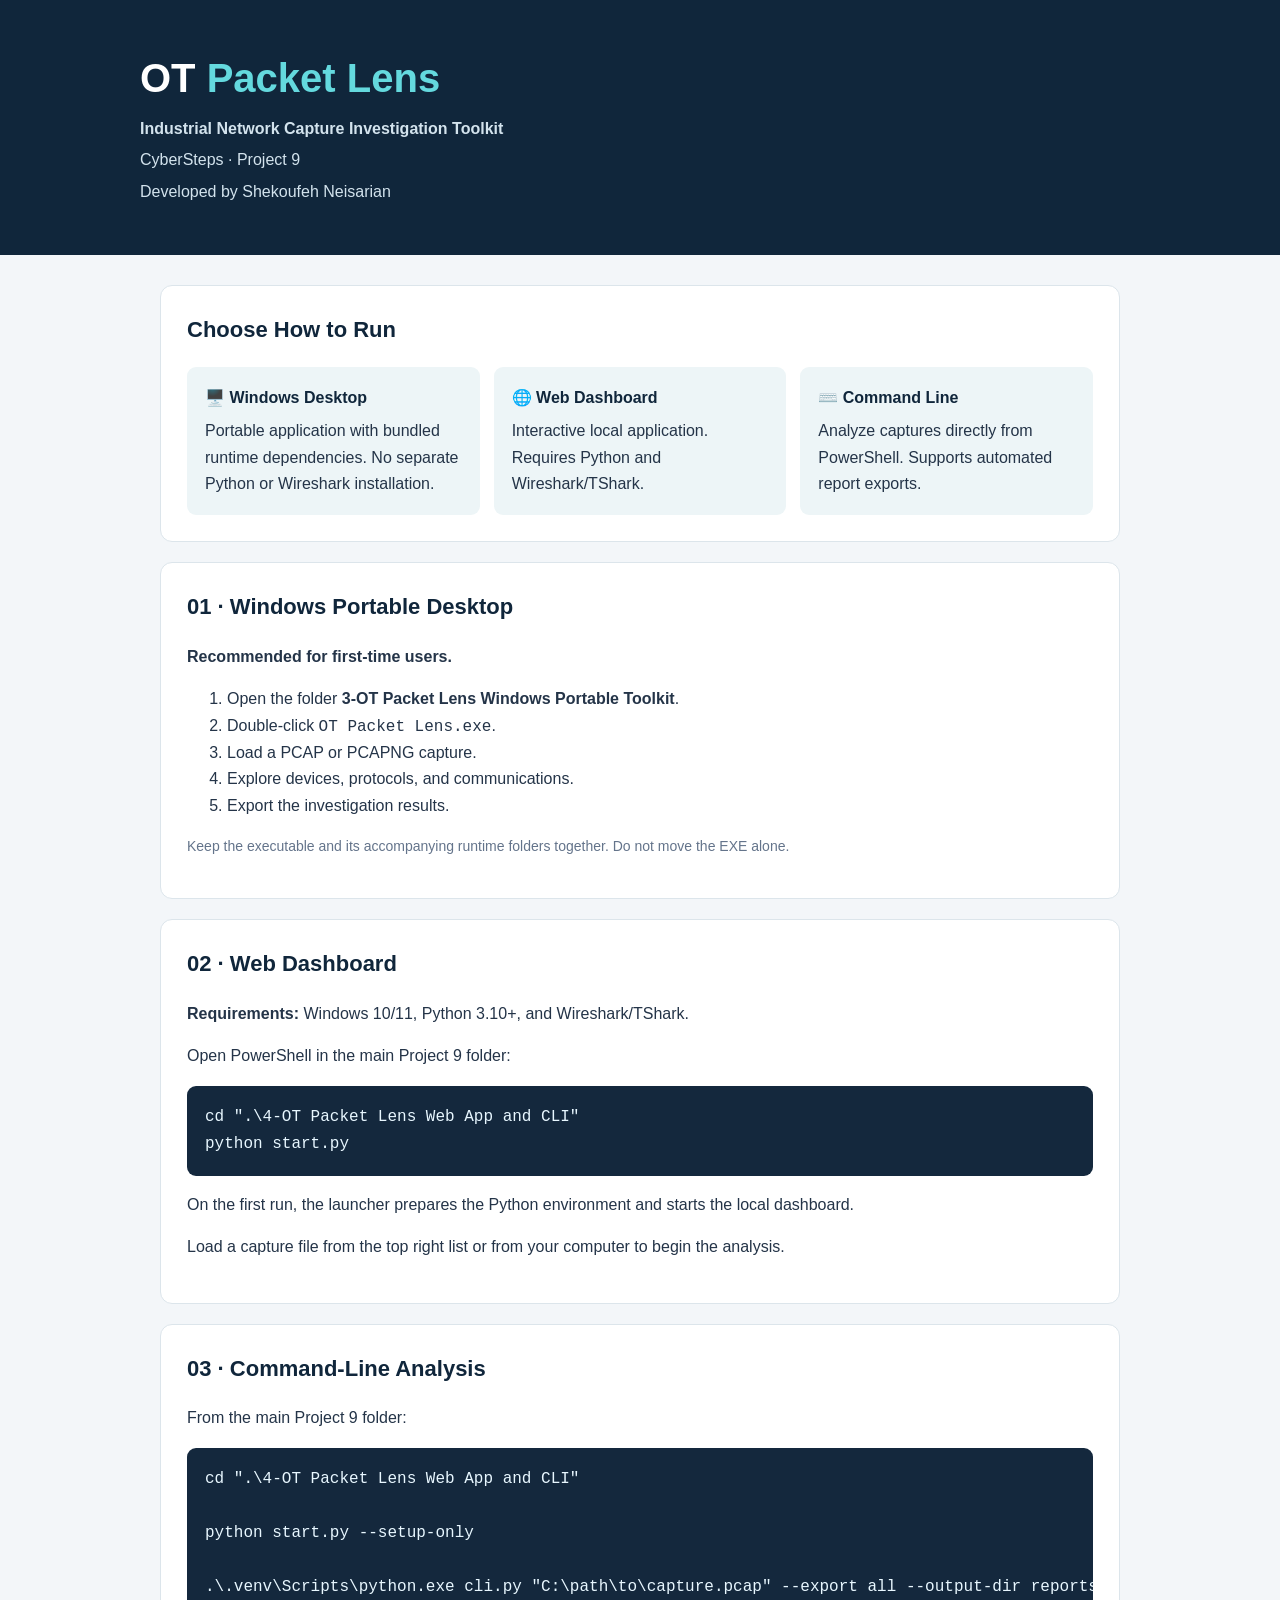
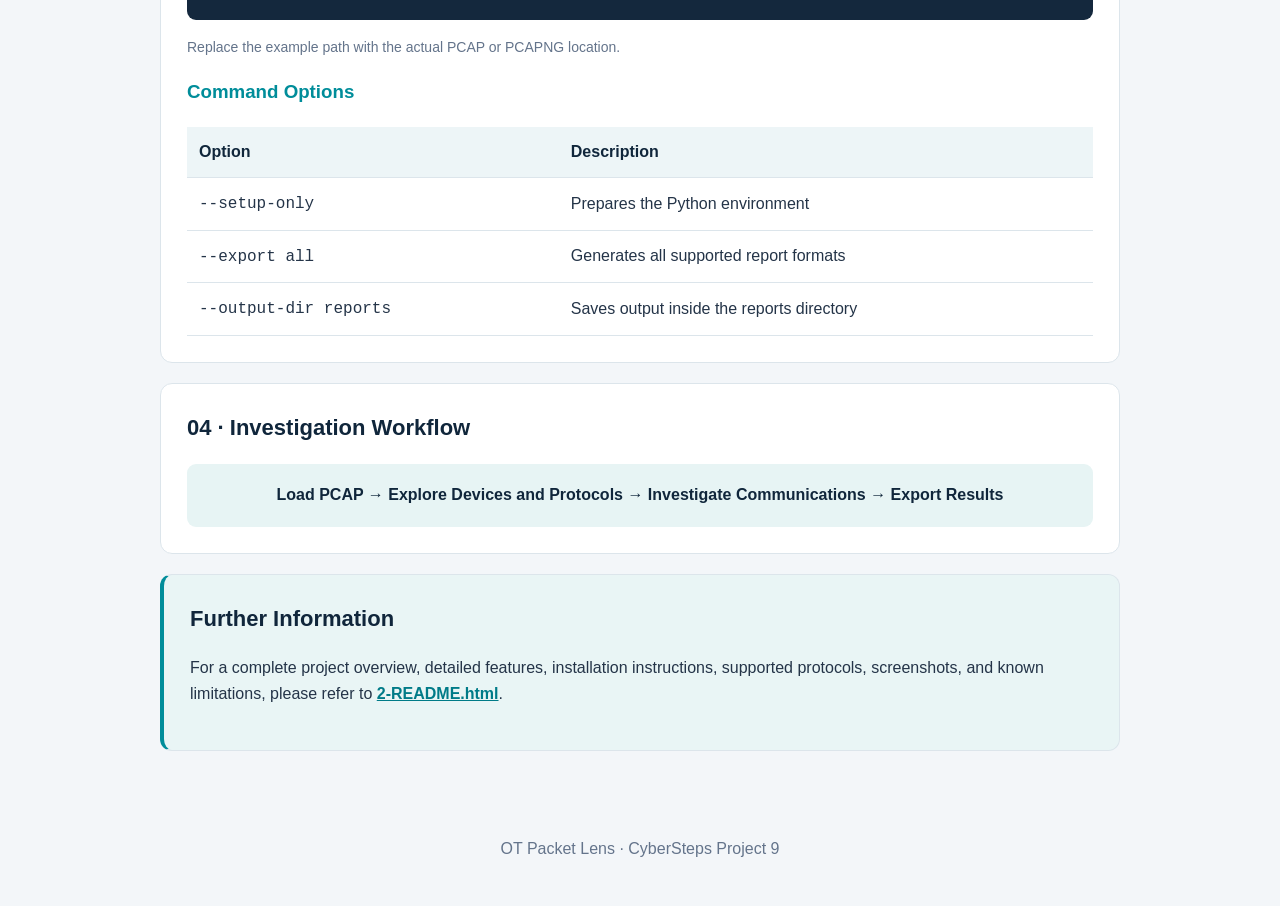
<file: 1-QUICK_START.html>
<!DOCTYPE html>
<html lang="en">
<head>
<meta charset="UTF-8">
<meta name="viewport" content="width=device-width, initial-scale=1">
<title>OT Packet Lens | Quick Start</title>

<style>
:root {
  --navy: #10263b;
  --teal: #008d9a;
  --text: #243448;
  --muted: #64748b;
  --border: #dce5eb;
}

* { box-sizing: border-box; }

body {
  margin: 0;
  background: #f3f6f9;
  color: var(--text);
  font: 16px/1.65 "Segoe UI", Arial, sans-serif;
}

header {
  background: var(--navy);
  color: white;
  padding: 45px 24px;
}

.header-content {
  max-width: 1000px;
  margin: auto;
}

header h1 {
  margin: 0;
  font-size: 40px;
}

header h1 span { color: #64d9de; }
header p { margin: 5px 0; color: #d3e3ed; }

main {
  max-width: 1000px;
  margin: 30px auto;
  padding: 0 20px 30px;
}

section {
  background: white;
  border: 1px solid var(--border);
  border-radius: 12px;
  padding: 26px;
  margin-bottom: 20px;
}

h2 {
  margin-top: 0;
  color: var(--navy);
  font-size: 22px;
}

h3 { color: var(--teal); }

.grid {
  display: grid;
  grid-template-columns: repeat(3, 1fr);
  gap: 14px;
}

.tile {
  background: #edf5f7;
  border-radius: 9px;
  padding: 18px;
}

.tile strong {
  display: block;
  color: var(--navy);
  margin-bottom: 7px;
}

pre {
  background: #14283d;
  color: #e8f7ff;
  padding: 18px;
  border-radius: 9px;
  overflow-x: auto;
  line-height: 1.7;
}

code {
  font-family: Consolas, "Courier New", monospace;
}

.note {
  color: var(--muted);
  font-size: 14px;
}

table {
  width: 100%;
  border-collapse: collapse;
}

th, td {
  padding: 12px;
  border-bottom: 1px solid var(--border);
  text-align: left;
}

th {
  background: #edf5f7;
  color: var(--navy);
}

.workflow {
  text-align: center;
  background: #e7f4f4;
  color: var(--navy);
  padding: 18px;
  border-radius: 9px;
  font-weight: 600;
}

.readme {
  background: #e9f5f5;
  border-left: 4px solid var(--teal);
}

a {
  color: #007b88;
  font-weight: 600;
}

footer {
  text-align: center;
  color: var(--muted);
  padding: 5px 20px 30px;
}

@media (max-width: 700px) {
  .grid { grid-template-columns: 1fr; }
  header h1 { font-size: 32px; }
  section { padding: 18px; }
}
</style>
</head>

<body>

<header>
  <div class="header-content">
    <h1>OT <span>Packet Lens</span></h1>
    <p><strong>Industrial Network Capture Investigation Toolkit</strong></p>
    <p>CyberSteps · Project 9</p>
    <p>Developed by Shekoufeh Neisarian</p>
  </div>
</header>

<main>

<section>
  <h2>Choose How to Run</h2>

  <div class="grid">
    <div class="tile">
      <strong>🖥️ Windows Desktop</strong>
      Portable application with bundled runtime dependencies.
      No separate Python or Wireshark installation.
    </div>

    <div class="tile">
      <strong>🌐 Web Dashboard</strong>
      Interactive local application.
      Requires Python and Wireshark/TShark.
    </div>

    <div class="tile">
      <strong>⌨️ Command Line</strong>
      Analyze captures directly from PowerShell.
      Supports automated report exports.
    </div>
  </div>
</section>

<section>
  <h2>01 · Windows Portable Desktop</h2>

  <p><strong>Recommended for first-time users.</strong></p>

  <ol>
    <li>
      Open the folder
      <strong>3-OT Packet Lens Windows Portable Toolkit</strong>.
    </li>
    <li>
      Double-click <code>OT Packet Lens.exe</code>.
    </li>
    <li>Load a PCAP or PCAPNG capture.</li>
    <li>Explore devices, protocols, and communications.</li>
    <li>Export the investigation results.</li>
  </ol>

  <p class="note">
    Keep the executable and its accompanying runtime folders together.
    Do not move the EXE alone.
  </p>
</section>

<section>
  <h2>02 · Web Dashboard</h2>

  <p>
    <strong>Requirements:</strong>
    Windows 10/11, Python 3.10+, and Wireshark/TShark.
  </p>

  <p>Open PowerShell in the main Project 9 folder:</p>

  <pre><code>cd ".\4-OT Packet Lens Web App and CLI"
python start.py</code></pre>

  <p>
    On the first run, the launcher prepares the Python environment
    and starts the local dashboard.
  </p>

  <p>
    Load a capture file from the top right list or from your computer to begin the analysis.
  </p>
</section>

<section>
  <h2>03 · Command-Line Analysis</h2>

  <p>From the main Project 9 folder:</p>

  <pre><code>cd ".\4-OT Packet Lens Web App and CLI"

python start.py --setup-only

.\.venv\Scripts\python.exe cli.py "C:\path\to\capture.pcap" --export all --output-dir reports</code></pre>

  <p class="note">
    Replace the example path with the actual PCAP or PCAPNG location.
  </p>

  <h3>Command Options</h3>

  <table>
    <tr>
      <th>Option</th>
      <th>Description</th>
    </tr>
    <tr>
      <td><code>--setup-only</code></td>
      <td>Prepares the Python environment</td>
    </tr>
    <tr>
      <td><code>--export all</code></td>
      <td>Generates all supported report formats</td>
    </tr>
    <tr>
      <td><code>--output-dir reports</code></td>
      <td>Saves output inside the reports directory</td>
    </tr>
  </table>
</section>

<section>
  <h2>04 · Investigation Workflow</h2>

  <div class="workflow">
    Load PCAP → Explore Devices and Protocols →
    Investigate Communications → Export Results
  </div>
</section>

<section class="readme">
  <h2>Further Information</h2>
  <p>
    For a complete project overview, detailed features,
    installation instructions, supported protocols,
    screenshots, and known limitations, please refer to
    <a href="2-README.html">2-README.html</a>.
  </p>
</section>

</main>

<footer>
  OT Packet Lens · CyberSteps Project 9
</footer>

</body>
</html>
</file>
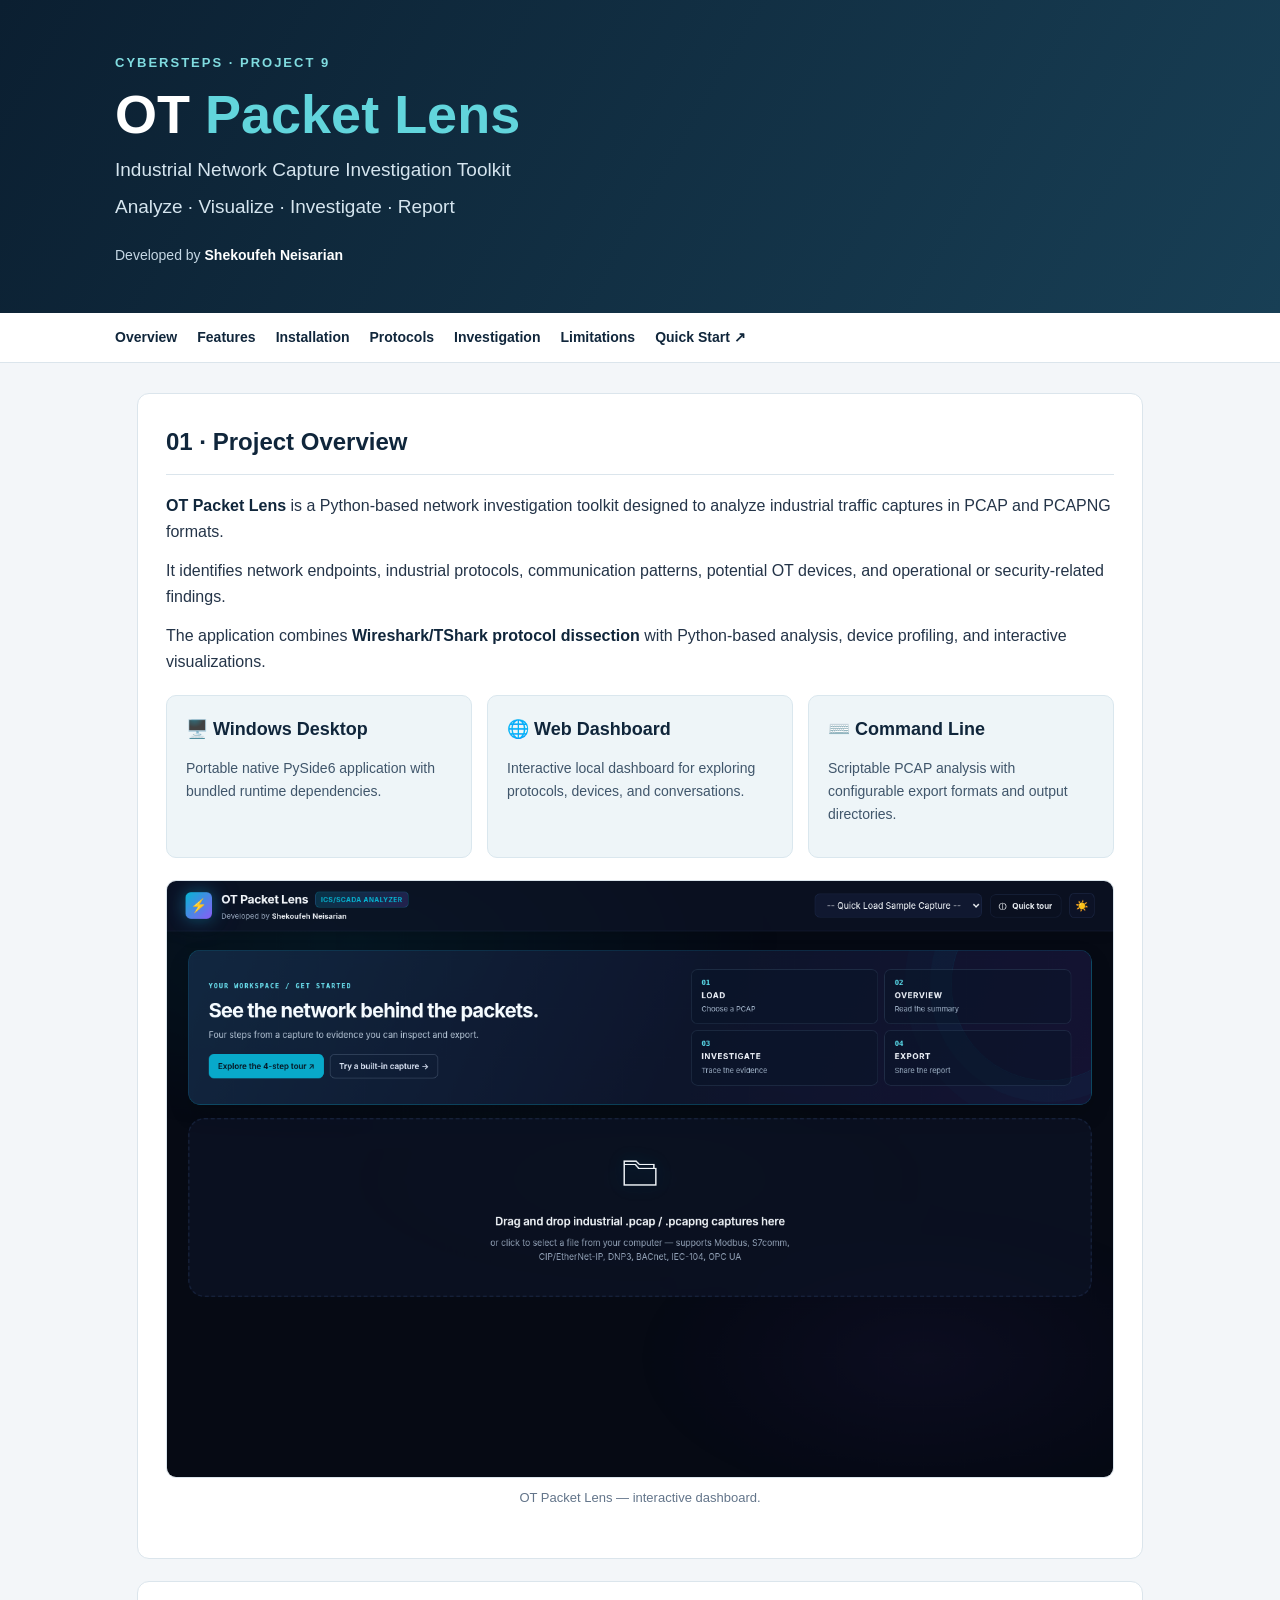
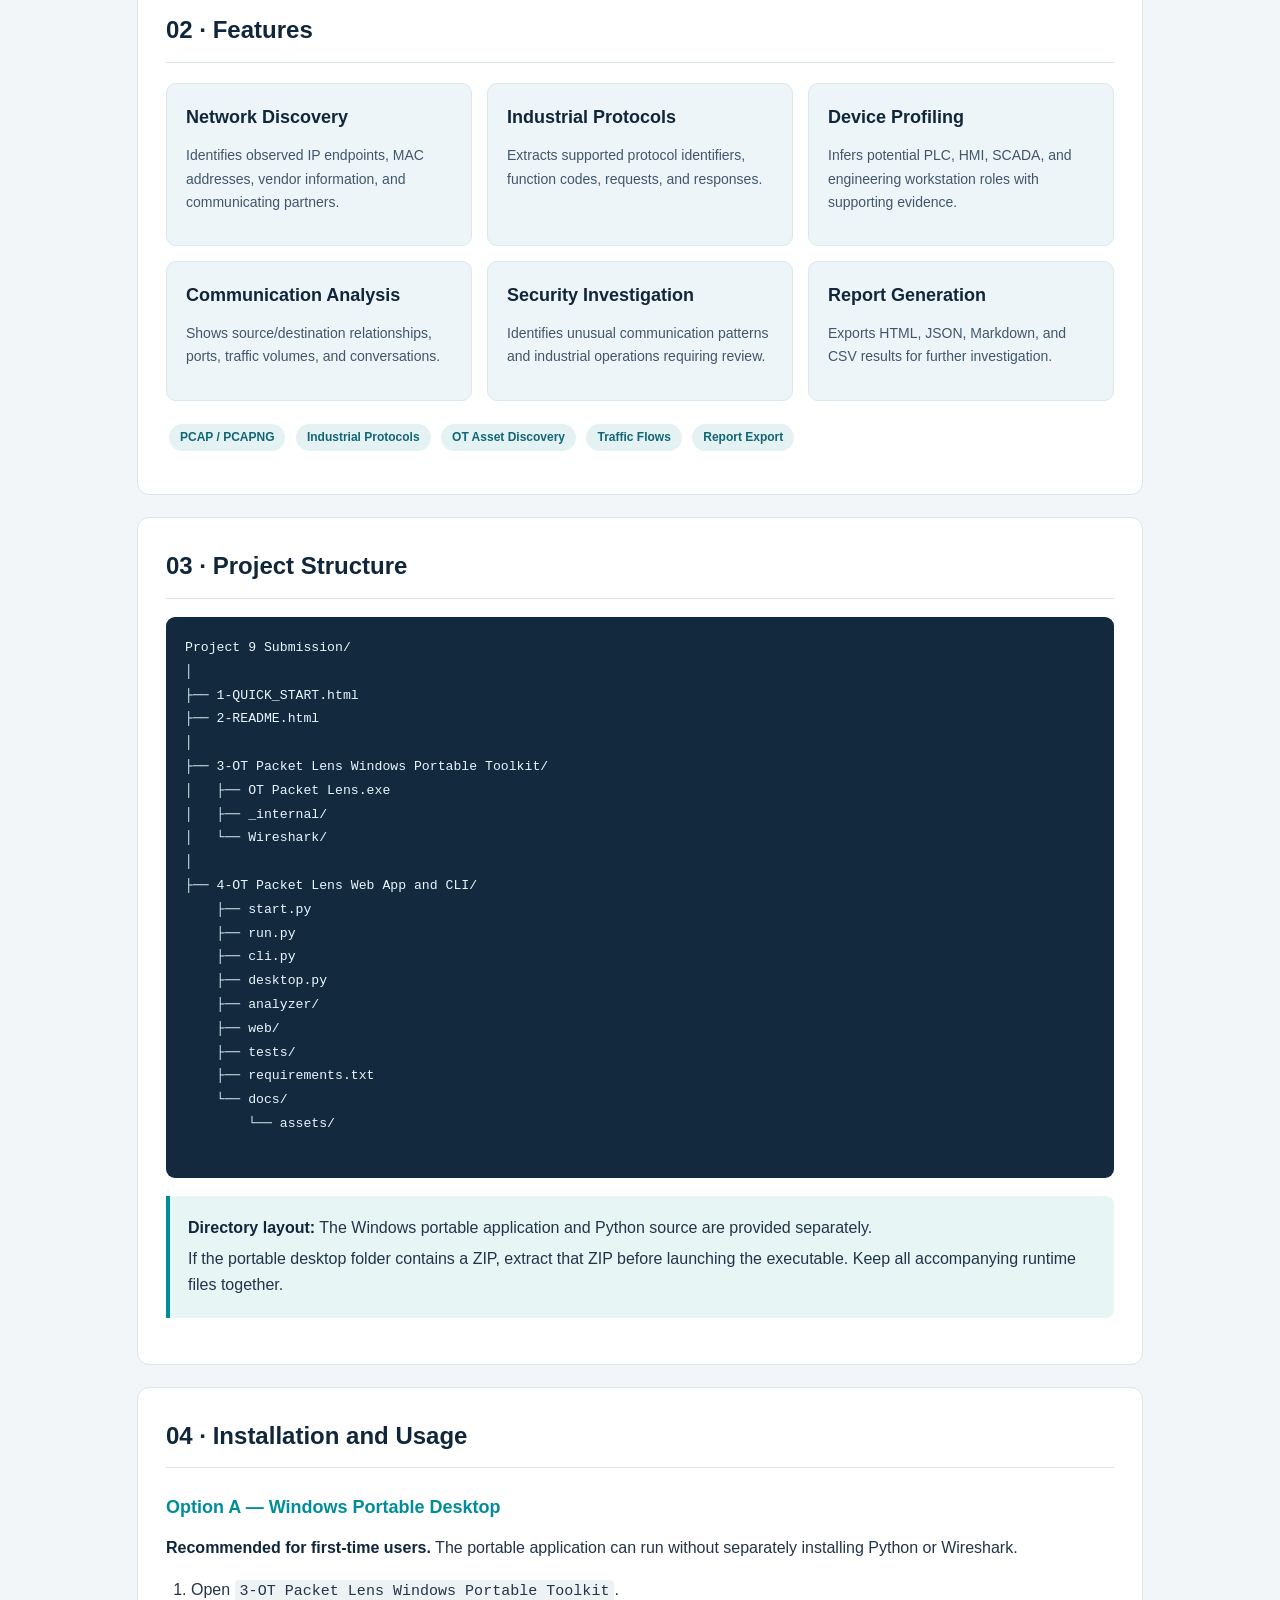
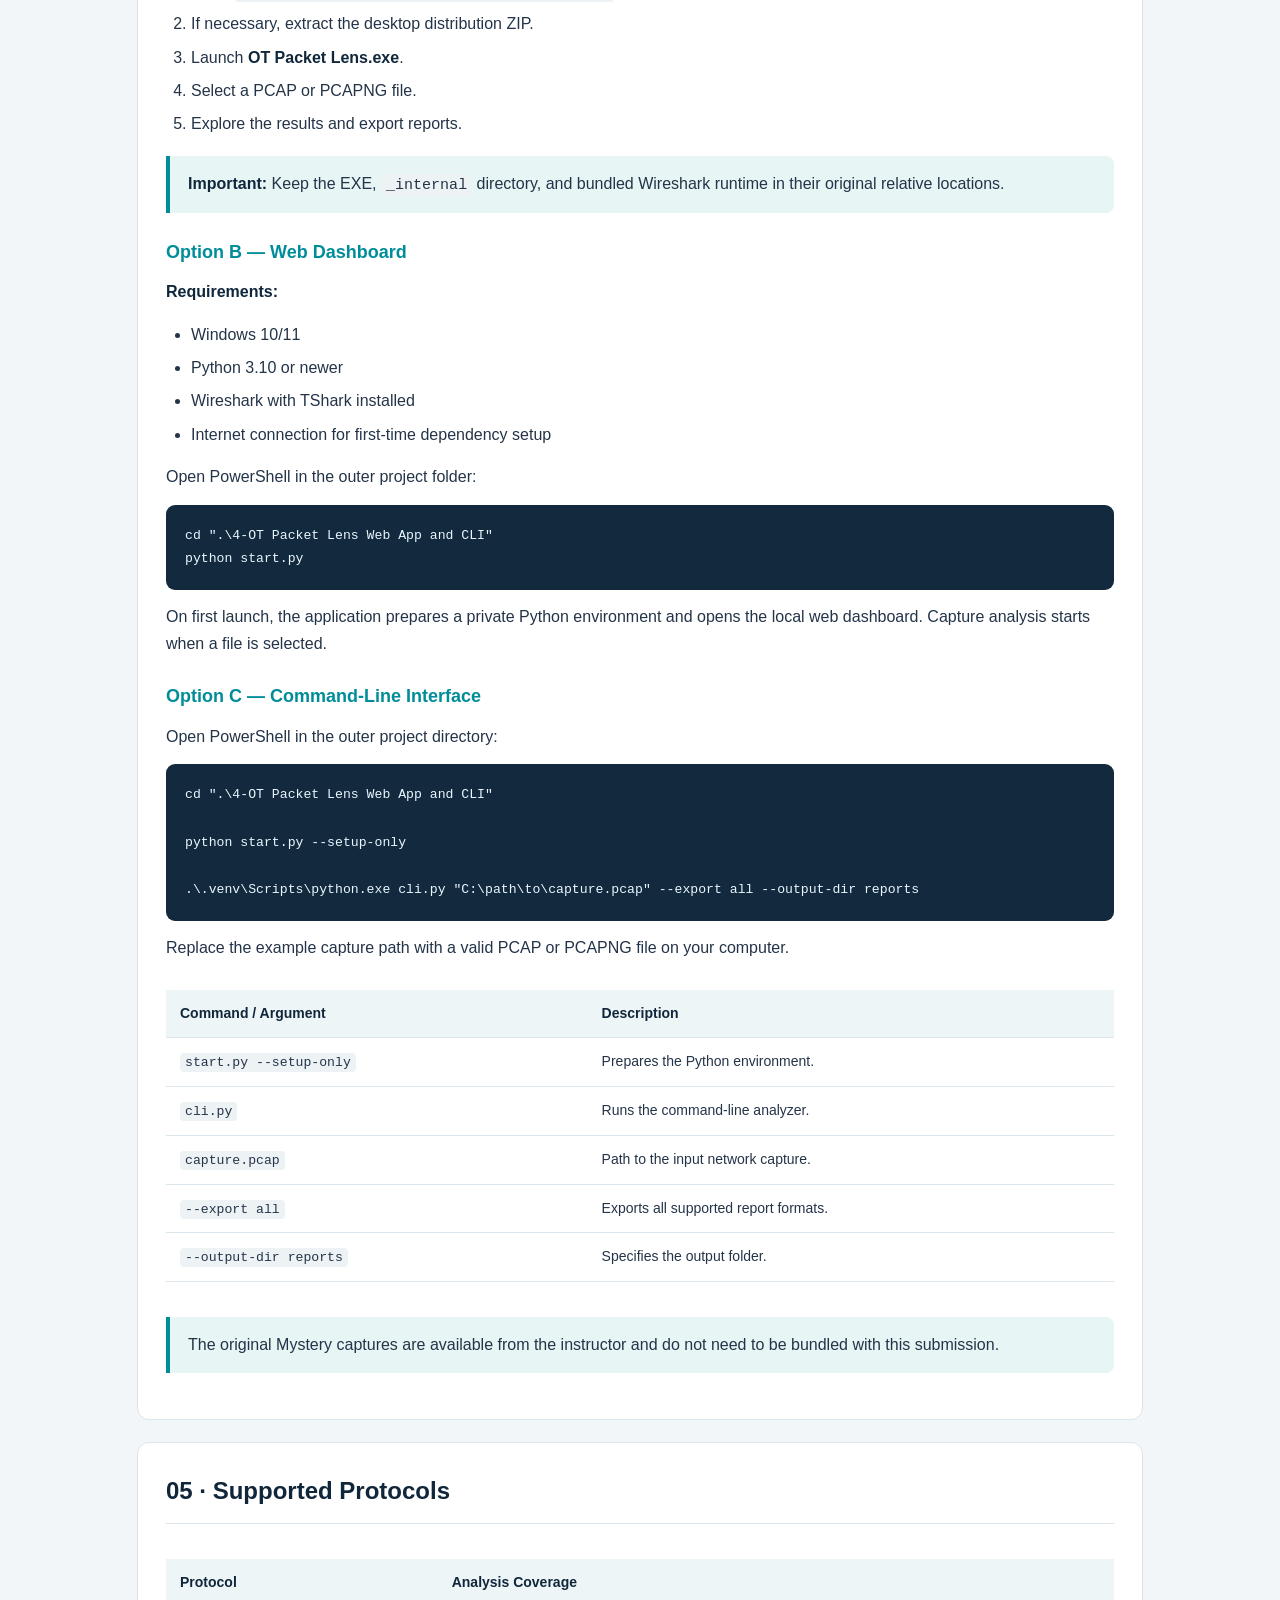
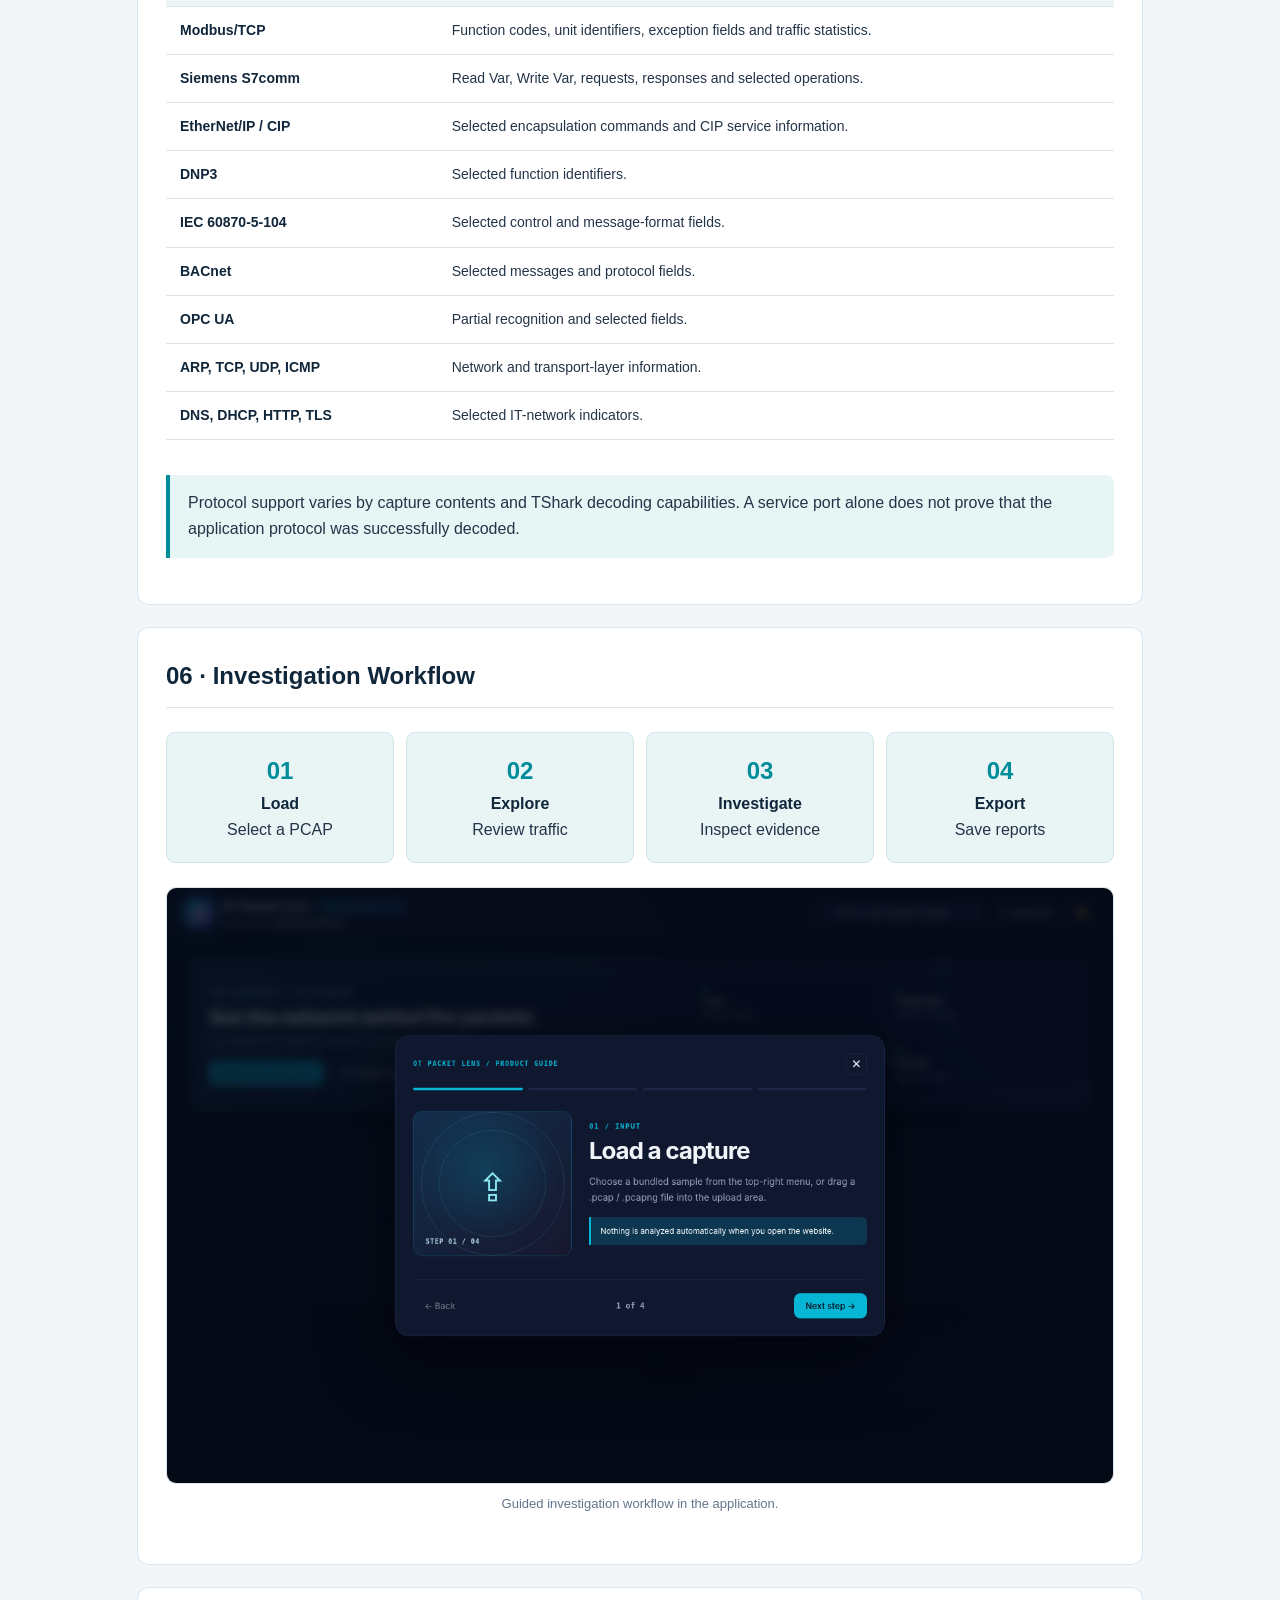
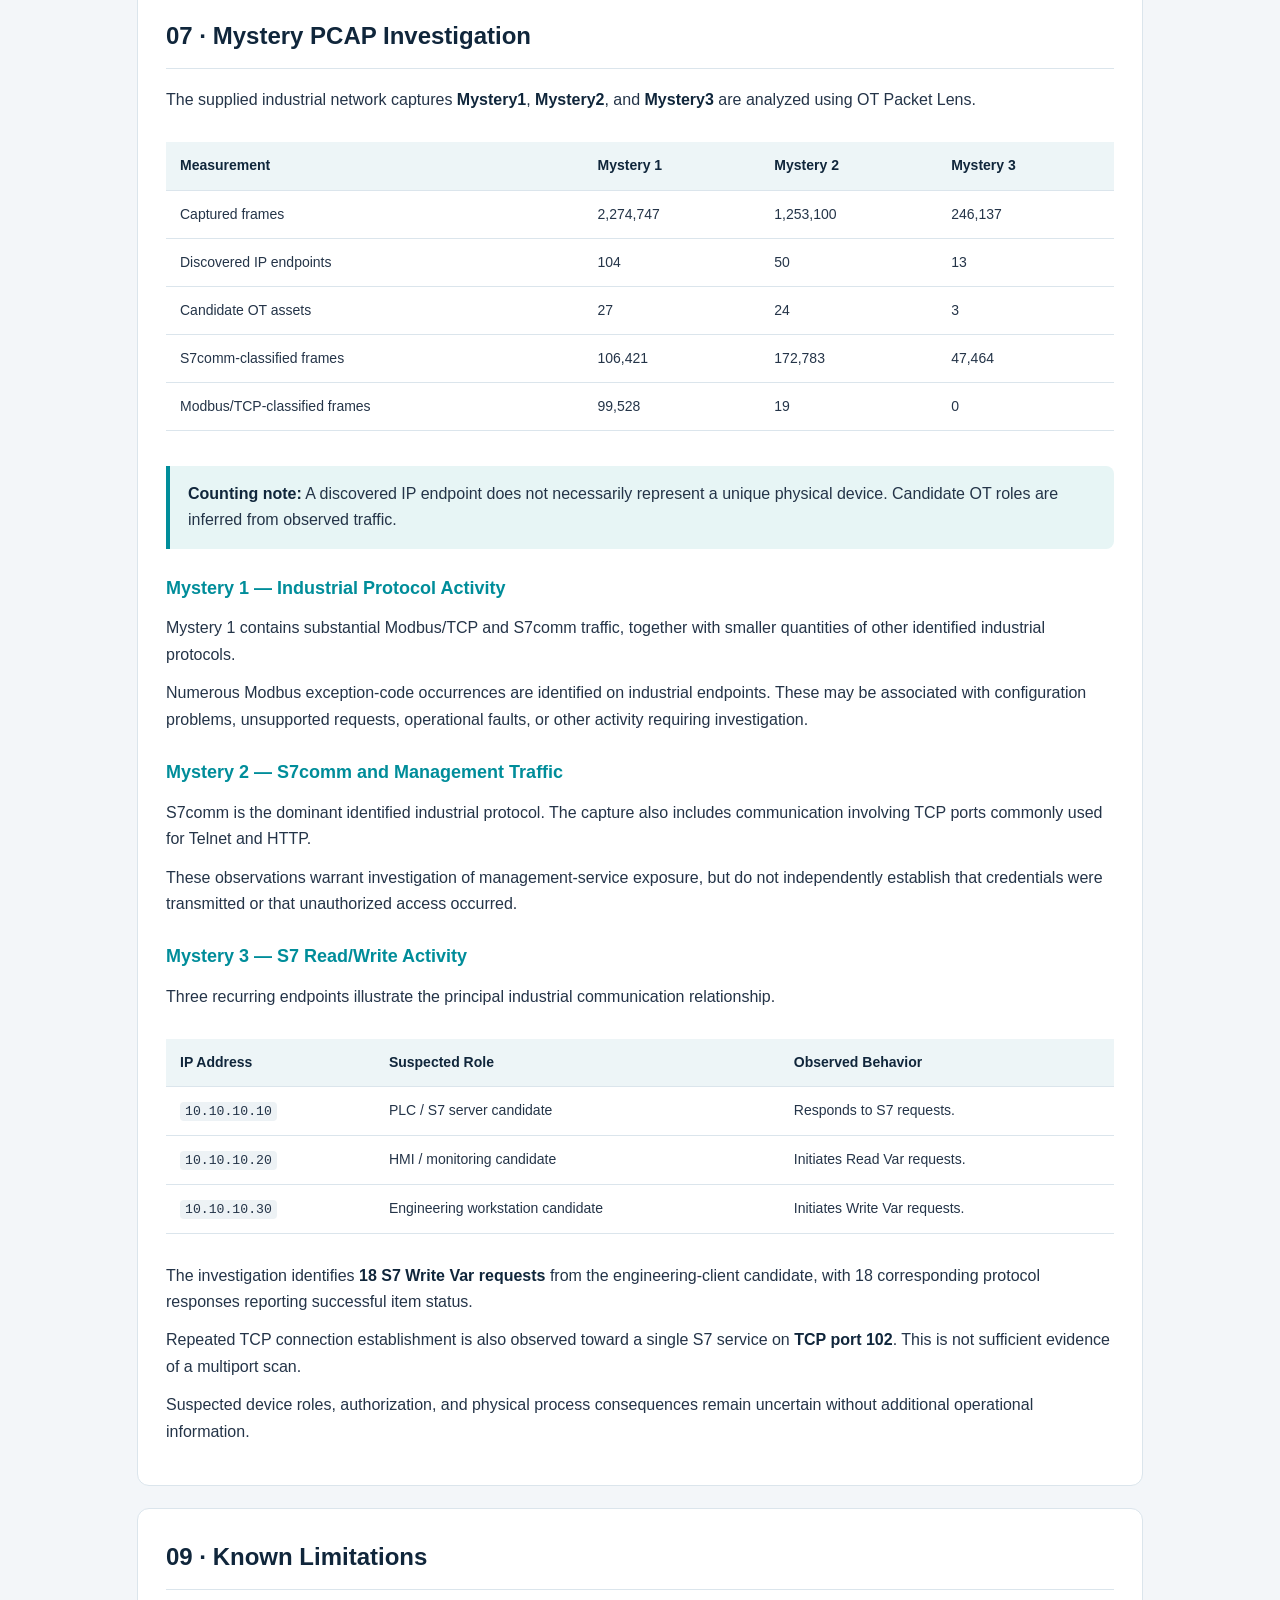
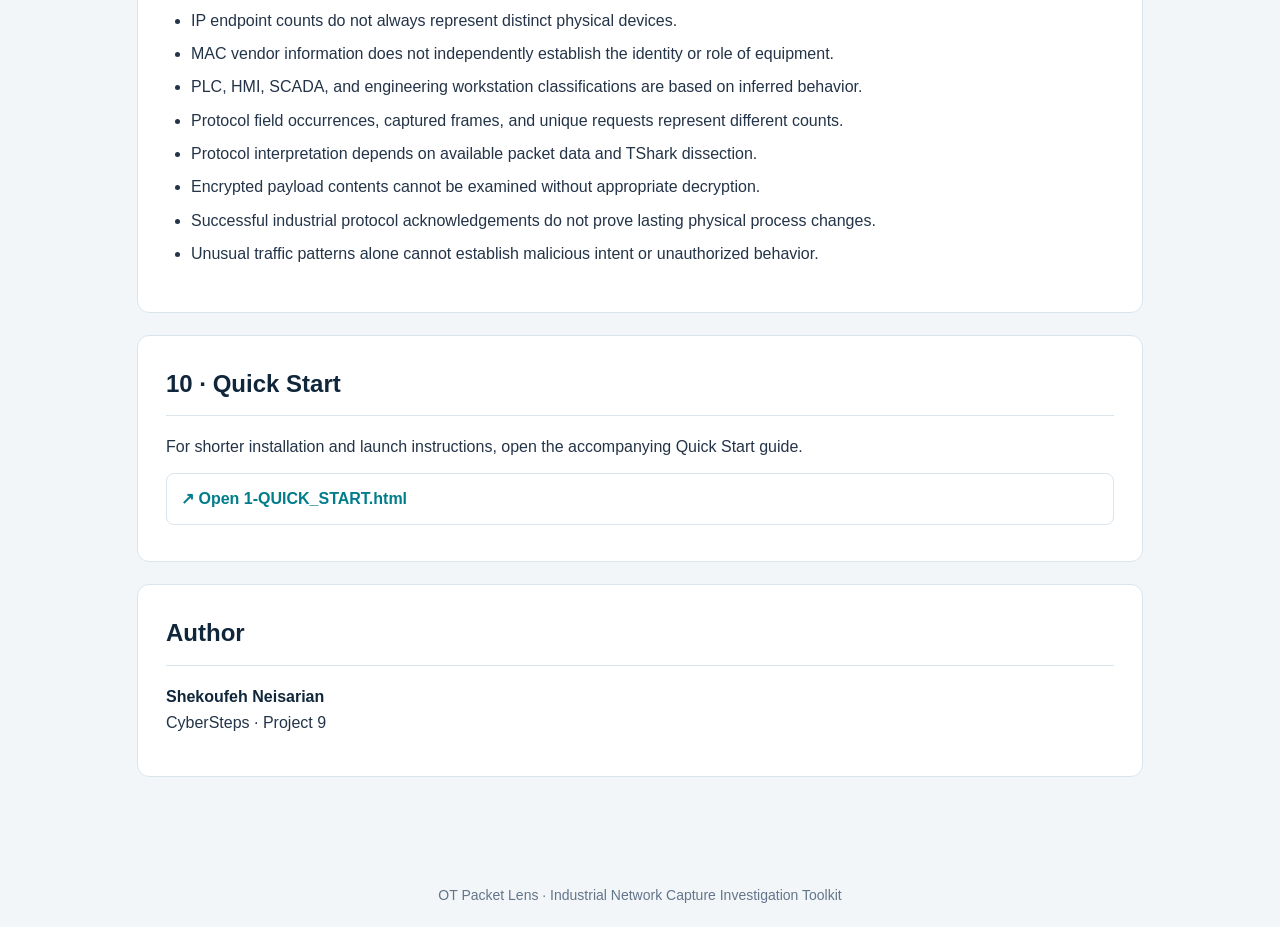
<file: 2-README.html>
<!DOCTYPE html>
<html lang="en">
<head>
<meta charset="UTF-8">
<meta name="viewport" content="width=device-width, initial-scale=1">

<title>OT Packet Lens | Project Documentation</title>

<style>
:root {
  --navy: #10263b;
  --navy-light: #1d3c53;
  --teal: #008d9a;
  --teal-light: #e7f5f5;
  --text: #243448;
  --muted: #63758a;
  --line: #dbe5ec;
  --background: #f3f6f9;
}

* { box-sizing: border-box; }

html { scroll-behavior: smooth; }

body {
  margin: 0;
  background: var(--background);
  color: var(--text);
  font: 16px/1.65 "Segoe UI", Arial, sans-serif;
}

header {
  background: linear-gradient(120deg, #0b1f31, #183f55);
  color: #fff;
  padding: 52px 25px 46px;
}

.header-inner {
  max-width: 1050px;
  margin: auto;
}

.eyebrow {
  color: #80dce0;
  font-size: 13px;
  font-weight: 700;
  letter-spacing: 2px;
  text-transform: uppercase;
}

header h1 {
  font-size: clamp(36px, 5vw, 54px);
  margin: 10px 0 8px;
  line-height: 1.15;
}

header h1 span { color: #62d5dc; }

.subtitle {
  color: #d5e5ef;
  font-size: 19px;
  margin: 6px 0;
}

.author {
  color: #c5d7e4;
  font-size: 14px;
  margin-top: 22px;
}

nav {
  background: white;
  border-bottom: 1px solid var(--line);
  padding: 13px 24px;
}

.nav-inner {
  max-width: 1050px;
  margin: auto;
  display: flex;
  gap: 20px;
  flex-wrap: wrap;
}

nav a {
  color: var(--navy);
  text-decoration: none;
  font-size: 14px;
  font-weight: 600;
}

nav a:hover { color: var(--teal); }

main {
  max-width: 1050px;
  margin: 30px auto;
  padding: 0 22px 35px;
}

section {
  background: white;
  border: 1px solid var(--line);
  border-radius: 12px;
  padding: 28px;
  margin-bottom: 22px;
}

h2 {
  margin: 0 0 18px;
  font-size: 24px;
  color: var(--navy);
  border-bottom: 1px solid var(--line);
  padding-bottom: 12px;
}

h3 {
  margin: 25px 0 12px;
  font-size: 18px;
  color: var(--teal);
}

p { margin: 12px 0; }

a { color: #007d8a; }

strong { color: var(--navy); }

ul, ol { padding-left: 25px; }
li { margin: 7px 0; }

.grid {
  display: grid;
  grid-template-columns: repeat(3, 1fr);
  gap: 15px;
  margin: 20px 0;
}

.card {
  background: #eef5f8;
  border: 1px solid #dae7ee;
  border-radius: 10px;
  padding: 19px;
}

.card h3 {
  margin: 0 0 9px;
  color: var(--navy);
}

.card p {
  font-size: 14px;
  color: #40566b;
}

table {
  width: 100%;
  border-collapse: collapse;
  margin: 17px 0;
  font-size: 14px;
}

th, td {
  padding: 12px 14px;
  border-bottom: 1px solid var(--line);
  text-align: left;
  vertical-align: top;
}

th {
  background: #edf5f7;
  color: var(--navy);
  font-weight: 700;
}

tr:hover td { background: #fafcfd; }

.table-wrap { overflow-x: auto; }

pre {
  background: #13293d;
  color: #e8f7ff;
  padding: 19px;
  border-radius: 9px;
  overflow-x: auto;
  font: 14px/1.7 Consolas, "Courier New", monospace;
}

code {
  font-family: Consolas, "Courier New", monospace;
  font-size: 0.94em;
}

:not(pre) > code {
  background: #edf2f5;
  padding: 2px 5px;
  border-radius: 4px;
}

.note {
  padding: 15px 18px;
  border-left: 4px solid var(--teal);
  background: var(--teal-light);
  border-radius: 0 8px 8px 0;
  margin: 18px 0;
}

.note p { margin: 4px 0; }

.screenshot {
  margin: 22px 0;
}

.screenshot img {
  display: block;
  width: 100%;
  height: auto;
  border: 1px solid var(--line);
  border-radius: 10px;
  background: #e9eef2;
}

figcaption {
  color: var(--muted);
  font-size: 13px;
  text-align: center;
  margin-top: 9px;
}

.workflow {
  display: grid;
  grid-template-columns: repeat(4, 1fr);
  gap: 12px;
  margin: 24px 0;
}

.step {
  padding: 18px 12px;
  border-radius: 9px;
  text-align: center;
  background: #e9f4f5;
  border: 1px solid #cfe7e9;
}

.step-number {
  display: block;
  color: var(--teal);
  font-weight: 800;
  font-size: 24px;
}

.step strong { display: block; }

.report-link {
  display: block;
  text-decoration: none;
  font-weight: 650;
  padding: 12px 14px;
  border: 1px solid var(--line);
  border-radius: 8px;
  margin: 8px 0;
}

.report-link:hover {
  background: var(--teal-light);
  border-color: #9bd4d8;
}

.tag {
  display: inline-block;
  background: #e4f2f4;
  color: #126674;
  padding: 4px 11px;
  border-radius: 20px;
  font-size: 12px;
  font-weight: 700;
  margin: 3px;
}

footer {
  text-align: center;
  color: var(--muted);
  padding: 20px;
  font-size: 14px;
}

@media (max-width: 750px) {
  .grid { grid-template-columns: 1fr; }
  .workflow { grid-template-columns: repeat(2, 1fr); }
  section { padding: 19px; }
}

@media print {
  body { background: white; }
  section { break-inside: avoid; border-color: #ddd; }
  header { print-color-adjust: exact; }
  nav { display: none; }
  a { color: var(--navy); }
}
</style>
</head>

<body>

<header>
  <div class="header-inner">
    <div class="eyebrow">CyberSteps · Project 9</div>
    <h1>OT <span>Packet Lens</span></h1>
    <p class="subtitle">
      Industrial Network Capture Investigation Toolkit
    </p>
    <p class="subtitle">
      Analyze · Visualize · Investigate · Report
    </p>
    <div class="author">
      Developed by <strong style="color:white">
      Shekoufeh Neisarian</strong>
    </div>
  </div>
</header>

<nav>
  <div class="nav-inner">
    <a href="#overview">Overview</a>
    <a href="#features">Features</a>
    <a href="#installation">Installation</a>
    <a href="#protocols">Protocols</a>
    <a href="#investigation">Investigation</a>
    <a href="#limitations">Limitations</a>
    <a href="1-QUICK_START.html">Quick Start ↗</a>
  </div>
</nav>

<main>

<section id="overview">
  <h2>01 · Project Overview</h2>

  <p>
    <strong>OT Packet Lens</strong> is a Python-based network
    investigation toolkit designed to analyze industrial
    traffic captures in PCAP and PCAPNG formats.
  </p>

  <p>
    It identifies network endpoints, industrial protocols,
    communication patterns, potential OT devices, and
    operational or security-related findings.
  </p>

  <p>
    The application combines
    <strong>Wireshark/TShark protocol dissection</strong>
    with Python-based analysis, device profiling,
    and interactive visualizations.
  </p>

  <div class="grid">
    <div class="card">
      <h3>🖥️ Windows Desktop</h3>
      <p>
        Portable native PySide6 application with bundled
        runtime dependencies.
      </p>
    </div>

    <div class="card">
      <h3>🌐 Web Dashboard</h3>
      <p>
        Interactive local dashboard for exploring
        protocols, devices, and conversations.
      </p>
    </div>

    <div class="card">
      <h3>⌨️ Command Line</h3>
      <p>
        Scriptable PCAP analysis with configurable
        export formats and output directories.
      </p>
    </div>
  </div>

  <figure class="screenshot">
    <img
      src="4-OT Packet Lens Web App and CLI/docs/assets/dashboard-welcome.png"
      alt="OT Packet Lens dashboard welcome screen">
    <figcaption>
      OT Packet Lens — interactive dashboard.
    </figcaption>
  </figure>
</section>

<section id="features">
  <h2>02 · Features</h2>

  <div class="grid">
    <div class="card">
      <h3>Network Discovery</h3>
      <p>
        Identifies observed IP endpoints, MAC addresses,
        vendor information, and communicating partners.
      </p>
    </div>

    <div class="card">
      <h3>Industrial Protocols</h3>
      <p>
        Extracts supported protocol identifiers,
        function codes, requests, and responses.
      </p>
    </div>

    <div class="card">
      <h3>Device Profiling</h3>
      <p>
        Infers potential PLC, HMI, SCADA, and engineering
        workstation roles with supporting evidence.
      </p>
    </div>

    <div class="card">
      <h3>Communication Analysis</h3>
      <p>
        Shows source/destination relationships,
        ports, traffic volumes, and conversations.
      </p>
    </div>

    <div class="card">
      <h3>Security Investigation</h3>
      <p>
        Identifies unusual communication patterns
        and industrial operations requiring review.
      </p>
    </div>

    <div class="card">
      <h3>Report Generation</h3>
      <p>
        Exports HTML, JSON, Markdown, and CSV
        results for further investigation.
      </p>
    </div>
  </div>

  <p>
    <span class="tag">PCAP / PCAPNG</span>
    <span class="tag">Industrial Protocols</span>
    <span class="tag">OT Asset Discovery</span>
    <span class="tag">Traffic Flows</span>
    <span class="tag">Report Export</span>
  </p>
</section>

<section id="structure">
  <h2>03 · Project Structure</h2>

  <pre><code>Project 9 Submission/
│
├── 1-QUICK_START.html
├── 2-README.html
│
├── 3-OT Packet Lens Windows Portable Toolkit/
│   ├── OT Packet Lens.exe
│   ├── _internal/
│   └── Wireshark/
│
├── 4-OT Packet Lens Web App and CLI/
    ├── start.py
    ├── run.py
    ├── cli.py
    ├── desktop.py
    ├── analyzer/
    ├── web/
    ├── tests/
    ├── requirements.txt
    └── docs/
        └── assets/

</code></pre>

  <div class="note">
    <p>
      <strong>Directory layout:</strong>
      The Windows portable application and Python source are
      provided separately.
    </p>
    <p>
      If the portable desktop folder contains a ZIP,
      extract that ZIP before launching the executable.
      Keep all accompanying runtime files together.
    </p>
  </div>
</section>

<section id="installation">
  <h2>04 · Installation and Usage</h2>

  <h3>Option A — Windows Portable Desktop</h3>

  <p>
    <strong>Recommended for first-time users.</strong>
    The portable application can run without separately
    installing Python or Wireshark.
  </p>

  <ol>
    <li>
      Open
      <code>3-OT Packet Lens Windows Portable Toolkit</code>.
    </li>
    <li>
      If necessary, extract the desktop distribution ZIP.
    </li>
    <li>
      Launch <strong>OT Packet Lens.exe</strong>.
    </li>
    <li>
      Select a PCAP or PCAPNG file.
    </li>
    <li>
      Explore the results and export reports.
    </li>
  </ol>

  <div class="note">
    <strong>Important:</strong>
    Keep the EXE, <code>_internal</code> directory,
    and bundled Wireshark runtime in their original
    relative locations.
  </div>

  <h3>Option B — Web Dashboard</h3>

  <p><strong>Requirements:</strong></p>

  <ul>
    <li>Windows 10/11</li>
    <li>Python 3.10 or newer</li>
    <li>Wireshark with TShark installed</li>
    <li>Internet connection for first-time dependency setup</li>
  </ul>

  <p>
    Open PowerShell in the outer project folder:
  </p>

  <pre><code>cd ".\4-OT Packet Lens Web App and CLI"
python start.py</code></pre>

  <p>
    On first launch, the application prepares a private
    Python environment and opens the local web dashboard.
    Capture analysis starts when a file is selected.
  </p>

  <h3>Option C — Command-Line Interface</h3>

  <p>
    Open PowerShell in the outer project directory:
  </p>

  <pre><code>cd ".\4-OT Packet Lens Web App and CLI"

python start.py --setup-only

.\.venv\Scripts\python.exe cli.py "C:\path\to\capture.pcap" --export all --output-dir reports</code></pre>

  <p>
    Replace the example capture path with a valid
    PCAP or PCAPNG file on your computer.
  </p>

  <div class="table-wrap">
    <table>
      <tr>
        <th>Command / Argument</th>
        <th>Description</th>
      </tr>
      <tr>
        <td><code>start.py --setup-only</code></td>
        <td>Prepares the Python environment.</td>
      </tr>
      <tr>
        <td><code>cli.py</code></td>
        <td>Runs the command-line analyzer.</td>
      </tr>
      <tr>
        <td><code>capture.pcap</code></td>
        <td>Path to the input network capture.</td>
      </tr>
      <tr>
        <td><code>--export all</code></td>
        <td>Exports all supported report formats.</td>
      </tr>
      <tr>
        <td><code>--output-dir reports</code></td>
        <td>Specifies the output folder.</td>
      </tr>
    </table>
  </div>

  <p class="note">
    The original Mystery captures are available
    from the instructor and do not need to be
    bundled with this submission.
  </p>
</section>

<section id="protocols">
  <h2>05 · Supported Protocols</h2>

  <div class="table-wrap">
    <table>
      <tr>
        <th>Protocol</th>
        <th>Analysis Coverage</th>
      </tr>
      <tr>
        <td><strong>Modbus/TCP</strong></td>
        <td>
          Function codes, unit identifiers,
          exception fields and traffic statistics.
        </td>
      </tr>
      <tr>
        <td><strong>Siemens S7comm</strong></td>
        <td>
          Read Var, Write Var, requests,
          responses and selected operations.
        </td>
      </tr>
      <tr>
        <td><strong>EtherNet/IP / CIP</strong></td>
        <td>
          Selected encapsulation commands
          and CIP service information.
        </td>
      </tr>
      <tr>
        <td><strong>DNP3</strong></td>
        <td>Selected function identifiers.</td>
      </tr>
      <tr>
        <td><strong>IEC 60870-5-104</strong></td>
        <td>Selected control and message-format fields.</td>
      </tr>
      <tr>
        <td><strong>BACnet</strong></td>
        <td>Selected messages and protocol fields.</td>
      </tr>
      <tr>
        <td><strong>OPC UA</strong></td>
        <td>Partial recognition and selected fields.</td>
      </tr>
      <tr>
        <td><strong>ARP, TCP, UDP, ICMP</strong></td>
        <td>Network and transport-layer information.</td>
      </tr>
      <tr>
        <td><strong>DNS, DHCP, HTTP, TLS</strong></td>
        <td>Selected IT-network indicators.</td>
      </tr>
    </table>
  </div>

  <p class="note">
    Protocol support varies by capture contents and
    TShark decoding capabilities. A service port
    alone does not prove that the application
    protocol was successfully decoded.
  </p>
</section>

<section id="workflow">
  <h2>06 · Investigation Workflow</h2>

  <div class="workflow">
    <div class="step">
      <span class="step-number">01</span>
      <strong>Load</strong>
      Select a PCAP
    </div>

    <div class="step">
      <span class="step-number">02</span>
      <strong>Explore</strong>
      Review traffic
    </div>

    <div class="step">
      <span class="step-number">03</span>
      <strong>Investigate</strong>
      Inspect evidence
    </div>

    <div class="step">
      <span class="step-number">04</span>
      <strong>Export</strong>
      Save reports
    </div>
  </div>

  <figure class="screenshot">
    <img
      src="4-OT Packet Lens Web App and CLI/docs/assets/quick-tour.png"
      alt="OT Packet Lens guided investigation workflow">
    <figcaption>
      Guided investigation workflow in the application.
    </figcaption>
  </figure>
</section>

<section id="investigation">
  <h2>07 · Mystery PCAP Investigation</h2>

  <p>
    The supplied industrial network captures
    <strong>Mystery1</strong>,
    <strong>Mystery2</strong>, and
    <strong>Mystery3</strong>
    are analyzed using OT Packet Lens.
  </p>

  <div class="table-wrap">
    <table>
      <tr>
        <th>Measurement</th>
        <th>Mystery 1</th>
        <th>Mystery 2</th>
        <th>Mystery 3</th>
      </tr>
      <tr>
        <td>Captured frames</td>
        <td>2,274,747</td>
        <td>1,253,100</td>
        <td>246,137</td>
      </tr>
      <tr>
        <td>Discovered IP endpoints</td>
        <td>104</td>
        <td>50</td>
        <td>13</td>
      </tr>
      <tr>
        <td>Candidate OT assets</td>
        <td>27</td>
        <td>24</td>
        <td>3</td>
      </tr>
      <tr>
        <td>S7comm-classified frames</td>
        <td>106,421</td>
        <td>172,783</td>
        <td>47,464</td>
      </tr>
      <tr>
        <td>Modbus/TCP-classified frames</td>
        <td>99,528</td>
        <td>19</td>
        <td>0</td>
      </tr>
    </table>
  </div>

  <div class="note">
    <strong>Counting note:</strong>
    A discovered IP endpoint does not necessarily
    represent a unique physical device.
    Candidate OT roles are inferred from observed traffic.
  </div>

  <h3>Mystery 1 — Industrial Protocol Activity</h3>

  <p>
    Mystery 1 contains substantial Modbus/TCP and S7comm
    traffic, together with smaller quantities of other
    identified industrial protocols.
  </p>

  <p>
    Numerous Modbus exception-code occurrences are
    identified on industrial endpoints. These may be
    associated with configuration problems, unsupported
    requests, operational faults, or other activity
    requiring investigation.
  </p>

  <h3>Mystery 2 — S7comm and Management Traffic</h3>

  <p>
    S7comm is the dominant identified industrial protocol.
    The capture also includes communication involving
    TCP ports commonly used for Telnet and HTTP.
  </p>

  <p>
    These observations warrant investigation of
    management-service exposure, but do not independently
    establish that credentials were transmitted
    or that unauthorized access occurred.
  </p>

  <h3>Mystery 3 — S7 Read/Write Activity</h3>

  <p>
    Three recurring endpoints illustrate the principal
    industrial communication relationship.
  </p>

  <div class="table-wrap">
    <table>
      <tr>
        <th>IP Address</th>
        <th>Suspected Role</th>
        <th>Observed Behavior</th>
      </tr>
      <tr>
        <td><code>10.10.10.10</code></td>
        <td>PLC / S7 server candidate</td>
        <td>Responds to S7 requests.</td>
      </tr>
      <tr>
        <td><code>10.10.10.20</code></td>
        <td>HMI / monitoring candidate</td>
        <td>Initiates Read Var requests.</td>
      </tr>
      <tr>
        <td><code>10.10.10.30</code></td>
        <td>Engineering workstation candidate</td>
        <td>Initiates Write Var requests.</td>
      </tr>
    </table>
  </div>

  <p>
    The investigation identifies
    <strong>18 S7 Write Var requests</strong>
    from the engineering-client candidate, with
    18 corresponding protocol responses reporting
    successful item status.
  </p>

  <p>
    Repeated TCP connection establishment is also
    observed toward a single S7 service on
    <strong>TCP port 102</strong>.
    This is not sufficient evidence of a multiport scan.
  </p>

  <p>
    Suspected device roles, authorization, and physical
    process consequences remain uncertain without
    additional operational information.
  </p>
</section>

<section id="limitations">
  <h2>09 · Known Limitations</h2>

  <ul>
    <li>
      IP endpoint counts do not always represent
      distinct physical devices.
    </li>

    <li>
      MAC vendor information does not independently
      establish the identity or role of equipment.
    </li>

    <li>
      PLC, HMI, SCADA, and engineering workstation
      classifications are based on inferred behavior.
    </li>

    <li>
      Protocol field occurrences, captured frames,
      and unique requests represent different counts.
    </li>

    <li>
      Protocol interpretation depends on available
      packet data and TShark dissection.
    </li>

    <li>
      Encrypted payload contents cannot be examined
      without appropriate decryption.
    </li>

    <li>
      Successful industrial protocol acknowledgements
      do not prove lasting physical process changes.
    </li>

    <li>
      Unusual traffic patterns alone cannot establish
      malicious intent or unauthorized behavior.
    </li>
  </ul>
</section>

<section>
  <h2>10 · Quick Start</h2>

  <p>
    For shorter installation and launch instructions,
    open the accompanying Quick Start guide.
  </p>

  <a class="report-link" href="1-QUICK_START.html">
    ↗ Open 1-QUICK_START.html
  </a>
</section>

<section>
  <h2>Author</h2>

  <p>
    <strong>Shekoufeh Neisarian</strong><br>
    CyberSteps · Project 9
  </p>
</section>

</main>

<footer>
  OT Packet Lens · Industrial Network Capture Investigation Toolkit
</footer>

</body>
</html>
</file>
